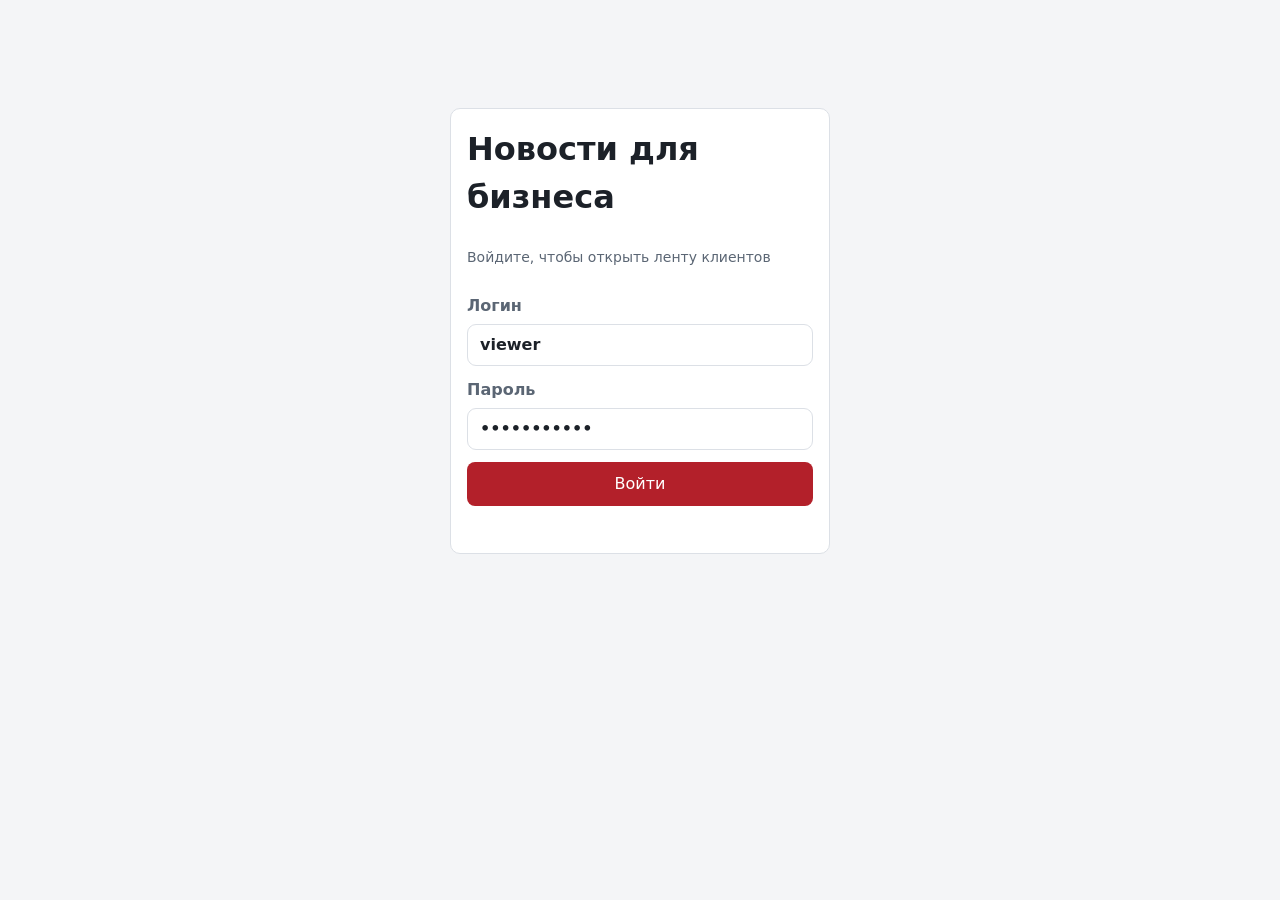
<file: frontend/index.html>
<!DOCTYPE html>
<html lang="ru">
<head>
<meta charset="utf-8">
<meta name="viewport" content="width=device-width, initial-scale=1">
<title>Новости для бизнеса</title>
<link rel="stylesheet" href="styles.css">
</head>
<body>
<div id="app"></div>
<script>
const CONFIG={useMock: false,baseUrl: window.APP_API_URL||'',pollMs:1500,paths:{
clients:'/clients',feed:id=>'/clients/'+id+'/feed',profile:id=>'/clients/'+id+'/profile',insight:(c,e)=>'/clients/'+c+'/events/'+e+'/insight',
run:id=>'/runs/'+id,source:id=>'/sources/'+id,feedback:'/feedback'}};

const KINDS={fact:['Факт','Из новости'],bank:['Банк','Позиция банка'],ai:['AI','Вывод модели'],client:['Данные клиента','Из профиля']};
const PRODUCTS={loan:'кредит',leasing:'лизинг',guarantee:'гарантии',deposit:'депозит',rko:'РКО',payroll:'зарплатный проект',factoring:'факторинг'};
const FRESH={actual:'актуален',outdated:'устарел',unknown:'дата не определена'};

const MOCK={
clients:[
{client_id:'U_1465',industry:'Торговля топливом',region:'Москва',revenue_band:'25–60 млрд',products:['кредит','лизинг','РКО'],tags:['Долговая нагрузка','ВЭД: Китай, Турция']},
{client_id:'U_51606',industry:'Строительство зданий',region:'Татарстан',revenue_band:'25–60 млрд',products:['кредит','гарантии'],tags:['Долговая нагрузка']},
{client_id:'U_57706',industry:'Разработка ПО',region:'Санкт-Петербург',revenue_band:'15–25 млрд',products:['депозит','РКО'],tags:['Без долговых продуктов']}],
events:{
'1':{title:'ЦБ снизил ключевую ставку до 14,0%',published_at:'2026-09-12',source_name:'Интерфакс',topics:['ключевая ставка']},
'2':{title:'Цены на бензин выросли на 3,1% за неделю',published_at:'2026-09-10',source_name:'РБК',topics:['нефть и топливо','инфляция']},
'3':{title:'Курс юаня обновил максимум',published_at:'2026-09-11',source_name:'Ведомости',topics:['курс и валюта']}},
feeds:{
U_1465:[['1',.84,['Новость о ставке, а у клиента есть кредит и лизинг','Свежая новость (41 дн. назад)']],['3',.71,['Курсовая новость, а клиент ведёт ВЭД (Китай, Турция)']],['2',.66,['Новость о топливе, а клиент торгует топливом']]],
U_51606:[['1',.74,['Новость о ставке, а у клиента есть кредит и гарантии']],['2',.52,['Инфляция влияет на ставки, а у клиента есть долг']]],
U_57706:[]},
sources:{
'11':{source_id:'11',doc_title:'ЦБ снизил ключевую ставку до 14,0%',doc_kind:'news',doc_date:'2026-09-12',section_path:null,text:'Банк России снизил ключевую ставку на 100 б.п. до 14,0% годовых. Решение принято на заседании совета директоров.',url:'https://example.com/rate-cut',freshness:'actual'},
'21':{source_id:'21',doc_title:'Макро 1П26: ставка и инфляция',doc_kind:'bank',doc_date:'2026-06-01',section_path:'Ключевая ставка',text:'Ключевая ставка Банка России снижена до 14,0%. Банк ожидает дальнейшее постепенное снижение ставки.',url:null,freshness:'actual'},
'22':{source_id:'22',doc_title:'Рынок стали 2021',doc_kind:'bank',doc_date:'2021-03-10',section_path:'Обзор',text:'Рынок стали растёт, ставка по кредитам для отрасли 4,25%.',url:null,freshness:'outdated'}}};

function buildInsight(c,ev){
const cl=(t,k,ids=[],f=[])=>({text:t,kind:k,source_ids:ids,client_features:f});
return{
what_happened:[cl(ev.title+'.','fact',['11'])],
why_it_matters:[cl('Отрасль: '+c.industry.toLowerCase()+'. Продукты банка: '+(c.products.join(', ')||'нет')+'.','client',[],c.tags)],
consequences:{risks:[cl('Изменится стоимость обслуживания долга и условия рефинансирования.','ai')],opportunities:[cl('Возможен пересмотр планов финансирования под новую ставку.','ai')]},
actions:[cl('Обсудить с клиентом рефинансирование по новой ставке.','ai')],
bank_view:[cl('Аналитика банка ожидает дальнейшее постепенное снижение ставки.','bank',['21']),cl('Для сравнения: в 2021 году ставка по кредитам отрасли составляла 4,25%.','bank',['22'])],
basis:[cl('Новостной материал.','fact',['11']),cl('Обзор банка «Макро 1П26».','bank',['21'])],
data_quality_notes:['Использован устаревший материал банка: «Рынок стали 2021» (2021-03-10).']};}

const delay=ms=>new Promise(r=>setTimeout(r,ms));
const store={get(k){try{return sessionStorage.getItem(k)}catch(e){return null}},set(k,v){try{sessionStorage.setItem(k,v)}catch(e){}}};

async function api(path,opts={}){
const t=store.get('token');
const res=await fetch(CONFIG.baseUrl+path,{...opts,headers:{'Content-Type':'application/json',...(t?{Authorization:'Bearer '+t}:{})}});
if(res.status===401){const e=new Error('Нужно войти заново');e.status=401;throw e;}
if(res.status===404)throw new Error('Не найдено');
if(res.status===429)throw new Error('Слишком много запросов, повторите позже');
if(res.status===503)throw new Error('Сервис временно недоступен');
if(!res.ok)throw new Error('Ошибка сервера: '+res.status);
return res.json();}

const Data={
async clients(){if(!CONFIG.useMock)return api(CONFIG.paths.clients);await delay(150);return MOCK.clients;},
async feed(id){
if(!CONFIG.useMock){const res=await api(CONFIG.paths.feed(id));return res.items;}
await delay(250);
return(MOCK.feeds[id]||[]).map(([eid,score,reasons])=>({event_id:eid,...MOCK.events[eid],relevance_score:score,relevance_reasons:reasons,has_insight:false}));},
async profile(id){
if(!CONFIG.useMock)return api(CONFIG.paths.profile(id));
await delay(150);return null;},
async startRun(cid,eid){
if(!CONFIG.useMock)return api(CONFIG.paths.insight(cid,eid),{method:'POST'});
await delay(200);return{run_id:'r-'+cid+'-'+eid,status:'queued',polls:0};},
async runStatus(run){
if(!CONFIG.useMock)return api(CONFIG.paths.run(run.run_id));
await delay(200);run.polls++;
return{status:run.polls<3?'running':'done'};},
async insight(cid,eid){
if(!CONFIG.useMock)return api(CONFIG.paths.insight(cid,eid));
const c=MOCK.clients.find(x=>x.client_id===cid);return buildInsight(c,MOCK.events[eid]);},
async source(id){if(!CONFIG.useMock)return api(CONFIG.paths.source(id));await delay(100);
if(!MOCK.sources[id])throw new Error('Не найдено');return MOCK.sources[id];},
async feedback(body){if(!CONFIG.useMock)return api(CONFIG.paths.feedback,{method:'POST',body:JSON.stringify(body)});await delay(100);return{ok:true};}};

const h=(tag,props,...kids)=>{
const el=document.createElement(tag);
for(const[k,v]of Object.entries(props||{})){
if(k==='class')el.className=v;
else if(k.startsWith('on'))el.addEventListener(k.slice(2),v);
else if(v===true)el.setAttribute(k,'');
else if(v!==false&&v!=null)el.setAttribute(k,v);}
for(const kid of kids.flat()){if(kid==null||kid===false)continue;el.append(typeof kid==='object'?kid:String(kid));}
return el;};

const $app=document.getElementById('app');
const fromUrl=new URLSearchParams(location.search).get('client');
const state={clients:[],clientId:fromUrl||store.get('clientId'),feed:null,feedError:null,profile:null,profileError:null,topic:'',insight:null,runText:'',running:false,source:null,poll:0,vote:null};
const client=()=>state.clients.find(c=>c.client_id===state.clientId);
const route=()=>{const m=(location.hash||'#/').match(/^#\/(feed|event|widget)?\/?(.*)$/);return{name:m&&m[1]||'feed',id:m&&m[2]||''};};
const count=()=>state.feed?state.feed.length:0;

async function loadFeed(){
state.feed=null;state.feedError=null;state.profile=null;state.profileError=null;render();
const[feedRes,profRes]=await Promise.allSettled([Data.feed(state.clientId),Data.profile(state.clientId)]);
if(feedRes.status==='fulfilled')state.feed=feedRes.value;else state.feedError=feedRes.reason.message;
if(profRes.status==='fulfilled')state.profile=profRes.value;else state.profileError=profRes.reason.message;
render();}

function shell(content){
return h('div',{class:'page'},
h('header',{class:'bar'},
h('div',null,h('h1',null,'Новости для бизнеса'),h('p',{class:'meta'},'Интерпретация новостей для менеджера · демо-данные')),
h('label',null,'Клиент',h('select',{'aria-label':'Выбор клиента',onchange:e=>pickClient(e.target.value)},
state.clients.map(c=>h('option',{value:c.client_id,selected:c.client_id===state.clientId},c.client_id+' · '+(c.okved_name||c.industry||''))))),
h('nav',{'aria-label':'Сервис'},h('a',{class:'navlink',href:'#/feed','aria-current':route().name==='feed'?'page':null},
'Лента событий',count()?h('span',{class:'badge'},'новое '+count()):null))),
h('main',null,content));}

function widgetView(){
const c=client();
return h('section',{class:'widget','aria-labelledby':'w'},
h('h2',{id:'w'},'Новости для вашего бизнеса'),
h('p',null,c?'Клиент «'+(c.okved_name||c.industry)+'»: значимых событий — '+count()+'.':'Выберите клиента.'),
h('a',{class:'btn',href:location.pathname+'?client='+encodeURIComponent(state.clientId||'')+'#/feed',target:'_blank',rel:'noopener noreferrer'},'Открыть ленту'));}

function profileView(){
const p=state.profile;if(!p)return state.profileError?h('p',{class:'meta'},'Профиль недоступен: '+state.profileError):null;
const c=p.connections;
const money=v=>v>=1e9?(v/1e9).toFixed(1).replace('.',',')+' млрд ₽':v>=1e6?Math.round(v/1e6)+' млн ₽':Math.round(v).toLocaleString('ru-RU')+' ₽';
const link=x=>h('li',{class:'link'},
h('span',{class:'who'},x.counterparty_id),
h('span',{class:'meta'},[x.city,x.region].filter(Boolean).join(' · ')||'география неизвестна'),
h('span',{class:'sum'},money(x.amount_rub),h('span',{class:'meta'},' · '+x.operations+' оп.')));
const list=(title,items)=>h('div',null,h('h4',null,title),items.length?h('ul',{class:'links'},items.map(link)):h('p',{class:'meta'},'Нет данных'));
const tags=(p.tags||[]).map(t=>h('span',{class:'chip cl'},t.label));
return h('section',{class:'card profile block'},
h('h2',null,'Профиль клиента'),
h('p',{class:'meta'},[p.okved_name,p.city,p.region,p.revenue_band].filter(Boolean).join(' · ')),
h('div',{class:'chips'},(p.products||[]).map(x=>h('span',{class:'chip'},PRODUCTS[x]||x)),tags),
c?h('div',{class:'cols'},list('Куда платит',c.top_outgoing),list('Кто платит клиенту',c.top_incoming)):h('p',{class:'meta'},'Связи и география не загружены.'),
c&&c.geography&&(c.geography.regions.length||c.geography.cities.length)?h('div',{class:'geo'},h('b',null,'География связей'),h('div',{class:'chips'},c.geography.regions.map(r=>h('span',{class:'chip'},r))),h('p',{class:'meta'},'Города: '+c.geography.cities.join(', '))):null,
h('p',{class:'meta'},p.payments?'Партнёров: входящих '+p.payments.incoming_partners+', исходящих '+p.payments.outgoing_partners:'Платёжный граф не загружен.'));}

function feedView(){
if(state.feedError)return h('div',null,profileView(),h('div',{class:'err',role:'alert'},state.feedError+' ',h('button',{class:'btn ghost',onclick:loadFeed},'Повторить')));
if(!state.feed)return h('p',{role:'status'},'Загружаем ленту…');
const topics=[...new Set(state.feed.flatMap(e=>e.topics))];
const items=state.feed.filter(e=>!state.topic||e.topics.includes(state.topic));
return[profileView(),h('label',{class:'meta'},'Тема ',h('select',{'aria-label':'Фильтр по теме',onchange:e=>{state.topic=e.target.value;render();}},
h('option',{value:''},'все темы'),topics.map(t=>h('option',{value:t,selected:t===state.topic},t)))),
items.length?h('div',{class:'feed'},items.map(e=>h('article',{class:'card'},
h('a',{class:'title-link',href:'#/event/'+e.event_id},e.title),
h('div',{class:'meta'},e.published_at+' · '+e.source_name+' · релевантность '+Math.round(e.relevance_score*100)+'%'),
h('div',{class:'chips'},e.topics.map(t=>h('span',{class:'chip'},t))),
h('details',{open:true},h('summary',null,'Почему в вашей ленте'),h('ul',null,e.relevance_reasons.map(x=>h('li',null,x))))))):
h('p',{class:'empty'},'Для этого клиента значимых новостей нет.')].filter(Boolean);}

function claims(list,order){
return list.map(c=>{
const nums=c.source_ids.map(id=>{let i=order.indexOf(id);if(i<0){order.push(id);i=order.length-1;}return h('button',{class:'fn','aria-label':'Источник '+(i+1),onclick:()=>openSource(id)},'['+(i+1)+']');});
return h('div',null,h('p',null,h('span',{class:'tag k-'+c.kind,title:KINDS[c.kind][1]},KINDS[c.kind][0]),c.text,' ',nums),
c.client_features&&c.client_features.length?h('div',{class:'chips'},c.client_features.map(f=>h('span',{class:'chip cl'},f))):null);});}

function insightView(ins){
const o=[];
const sec=(t,body,cls)=>h('section',{class:'card block '+(cls||'')},h('h3',null,t),body);
return h('div',null,
h('div',{class:'legend','aria-label':'Легенда меток'},Object.entries(KINDS).map(([k,v])=>h('span',null,h('span',{class:'tag k-'+k},v[0]),v[1]))),
(ins.data_quality_notes||[]).map(n=>h('div',{class:'warn',role:'note'},'⚠ '+n)),
sec('Что произошло',claims(ins.what_happened,o)),
sec('Почему это важно клиенту',claims(ins.why_it_matters,o)),
h('div',{class:'cols block'},
h('section',{class:'card'},h('h3',null,'Риски'),claims(ins.consequences.risks,o)),
h('section',{class:'card'},h('h3',null,'Возможности'),claims(ins.consequences.opportunities,o))),
sec('Что делать',claims(ins.actions,o)),
sec('Позиция банка',claims(ins.bank_view,o),'bankbox'),
sec('На чём основан вывод',claims(ins.basis,o)),
h('div',{class:'card block'},h('b',null,'Помог ли ответ? '),
h('button',{class:'btn ghost','aria-label':'Полезно',onclick:()=>vote(1)},'👍'),' ',
h('button',{class:'btn ghost','aria-label':'Не полезно',onclick:()=>vote(-1)},'👎'),' ',
h('span',{role:'status'},state.vote===null?'':'Спасибо за оценку')));}

function eventView(id){
if(state.feedError||!state.feed)return feedView();
const ev=state.feed.find(e=>e.event_id===id);
if(!ev)return h('p',{class:'err',role:'alert'},'Событие не найдено. ',h('a',{href:'#/feed'},'Вернуться к ленте'));
return[h('a',{href:'#/feed'},'← К ленте'),h('h2',null,ev.title),
h('div',{class:'meta'},ev.published_at+' · '+ev.source_name),
state.insight?insightView(state.insight):
h('div',{class:'block'},h('button',{class:'btn',disabled:state.running,onclick:()=>generate(ev)},'Построить интерпретацию'),
h('p',{role:'status','aria-live':'polite'},state.runText))];}

function drawer(){
const s=state.source;if(!s)return null;
return h('aside',{class:'drawer',role:'dialog','aria-label':'Первоисточник'},
h('button',{class:'btn ghost',id:'close',onclick:()=>{state.source=null;render();}},'Закрыть ✕'),
s.error?h('p',{class:'err',role:'alert'},s.error):[
h('h3',null,s.doc_title),
h('div',{class:'meta'},(s.doc_kind==='bank'?'Материал банка':'Новость')+' · '+(s.doc_date||'без даты')+(s.section_path?' · '+s.section_path:'')),
h('p',null,h('span',{class:'tag '+(s.freshness==='outdated'?'k-ai':'k-fact')},FRESH[s.freshness]||s.freshness)),
h('blockquote',null,s.text),
s.url?h('a',{href:s.url,target:'_blank',rel:'noopener noreferrer'},'Открыть оригинал'):null]);}

function render(){
const r=route();
if(!state.clientId||!state.clients.length){$app.replaceChildren(h('p',{role:'status'},'Загружаем…'));return;}
if(r.name==='widget'){$app.replaceChildren(widgetView());return;}
const content=r.name==='event'?eventView(r.id):feedView();
$app.replaceChildren(...[shell(content),drawer()].filter(Boolean));
const close=document.getElementById('close');if(close&&close.focus)close.focus();}

async function pickClient(id){state.clientId=id;store.set('clientId',id);state.topic='';state.insight=null;state.runText='';state.running=false;state.poll++;await loadFeed();}

async function generate(ev){
const token=++state.poll,cid=state.clientId;
state.running=true;state.runText='Запускаем анализ…';render();
try{
const run=await Data.startRun(cid,ev.event_id);
if(!run.run_id){state.insight=run;state.running=false;render();return;}
while(true){
await delay(CONFIG.pollMs);
if(token!==state.poll)return;
const st=await Data.runStatus(run);
if(st.status==='failed')throw new Error('Не удалось построить интерпретацию');
if(st.status==='done')break;
state.runText='Идёт анализ…';render();}
state.insight=await Data.insight(cid,ev.event_id);state.runText='';
}catch(e){if(token!==state.poll)return;state.runText='Ошибка: '+e.message+'. Нажмите кнопку ещё раз.';}
state.running=false;render();}

async function openSource(id){
try{state.source=await Data.source(id);}catch(e){state.source={error:e.message};}
render();}

async function vote(v){
state.vote=v;
try{await Data.feedback({insight_id:state.insight.insight_id,rating:v});}catch(e){state.vote=null;}
render();}

window.addEventListener('hashchange',()=>{state.poll++;state.insight=null;state.runText='';state.running=false;state.vote=null;state.source=null;render();});
document.addEventListener('keydown',e=>{if(e.key==='Escape'&&state.source){state.source=null;render();}});

function loginView(message){
return h('form',{class:'card login',onsubmit:async e=>{
e.preventDefault();
const f=e.target,note=f.querySelector('.err');
try{
const res=await api('/auth/login',{method:'POST',body:JSON.stringify({username:f.username.value,password:f.password.value})});
store.set('token',res.access_token);
await init();
}catch(err){if(note)note.textContent=err.message;}}},
h('h1',null,'Новости для бизнеса'),
h('p',{class:'meta'},'Войдите, чтобы открыть ленту клиентов'),
h('label',null,'Логин',h('input',{name:'username',value:'viewer',autocomplete:'username',required:true})),
h('label',null,'Пароль',h('input',{name:'password',type:'password',value:'viewer-demo',autocomplete:'current-password',required:true})),
h('button',{class:'btn',type:'submit'},'Войти'),
h('p',{class:'err',role:'alert'},message||''));}

async function init(){
if(!store.get('token')){$app.replaceChildren(loginView());return;}
try{
state.clients=await Data.clients();
if(!state.clients.find(c=>c.client_id===state.clientId))state.clientId=state.clients[0].client_id;
}catch(e){
if(e.status===401){store.set('token','');$app.replaceChildren(loginView('Сессия истекла, войдите снова'));return;}
$app.replaceChildren(h('p',{class:'err',role:'alert'},'Не удалось загрузить клиентов: '+e.message));return;}
await loadFeed();}

init();
</script>
</body>
</html>
</file>
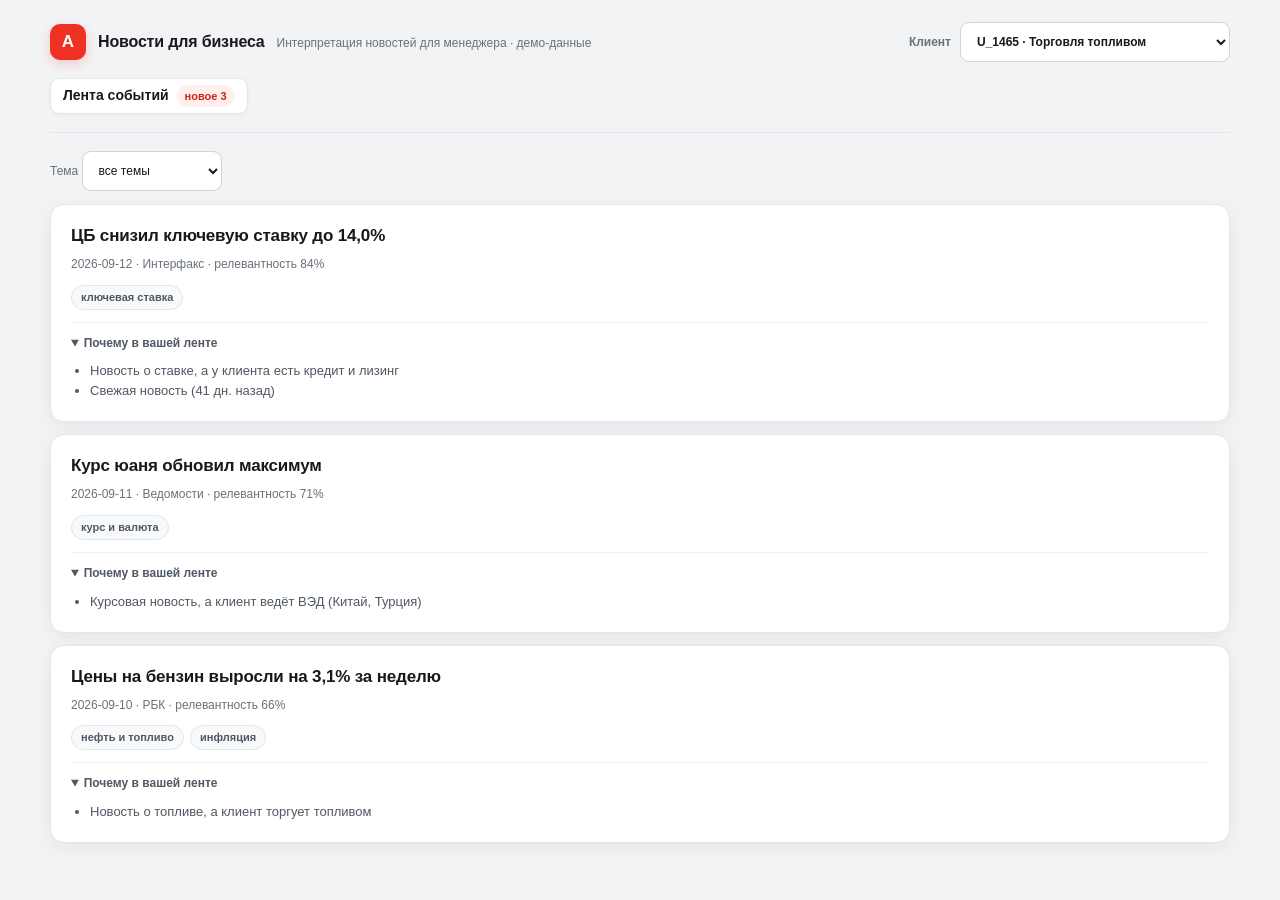
<file: app/frontend/index.html>
<!DOCTYPE html>
<html lang="ru">
<head>
<meta charset="utf-8">
<meta name="viewport" content="width=device-width, initial-scale=1">
<title>Новости для бизнеса</title>
<link rel="stylesheet" href="styles.css">
</head>
<body>
<div id="app"></div>
<script>
const CONFIG={useMock:true,baseUrl:window.APP_API_URL||'/api',pollMs:1500,paths:{
clients:'/clients',feed:id=>'/clients/'+id+'/events',insight:(c,e)=>'/clients/'+c+'/events/'+e+'/insight',
run:id=>'/runs/'+id,source:id=>'/sources/'+id,feedback:'/feedback'}};

const KINDS={fact:['Факт','Из новости'],bank:['Банк','Позиция банка'],ai:['AI','Вывод модели'],client:['Данные клиента','Из профиля']};
const FRESH={actual:'актуален',outdated:'устарел',unknown:'дата не определена'};

const MOCK={
clients:[
{client_id:'U_1465',industry:'Торговля топливом',region:'Москва',revenue_band:'25–60 млрд',products:['кредит','лизинг','РКО'],tags:['Долговая нагрузка','ВЭД: Китай, Турция']},
{client_id:'U_51606',industry:'Строительство зданий',region:'Татарстан',revenue_band:'25–60 млрд',products:['кредит','гарантии'],tags:['Долговая нагрузка']},
{client_id:'U_57706',industry:'Разработка ПО',region:'Санкт-Петербург',revenue_band:'15–25 млрд',products:['депозит','РКО'],tags:['Без долговых продуктов']}],
events:{
'1':{title:'ЦБ снизил ключевую ставку до 14,0%',published_at:'2026-09-12',source_name:'Интерфакс',topics:['ключевая ставка']},
'2':{title:'Цены на бензин выросли на 3,1% за неделю',published_at:'2026-09-10',source_name:'РБК',topics:['нефть и топливо','инфляция']},
'3':{title:'Курс юаня обновил максимум',published_at:'2026-09-11',source_name:'Ведомости',topics:['курс и валюта']}},
feeds:{
U_1465:[['1',.84,['Новость о ставке, а у клиента есть кредит и лизинг','Свежая новость (41 дн. назад)']],['3',.71,['Курсовая новость, а клиент ведёт ВЭД (Китай, Турция)']],['2',.66,['Новость о топливе, а клиент торгует топливом']]],
U_51606:[['1',.74,['Новость о ставке, а у клиента есть кредит и гарантии']],['2',.52,['Инфляция влияет на ставки, а у клиента есть долг']]],
U_57706:[]},
sources:{
'11':{source_id:'11',doc_title:'ЦБ снизил ключевую ставку до 14,0%',doc_kind:'news',doc_date:'2026-09-12',section_path:null,text:'Банк России снизил ключевую ставку на 100 б.п. до 14,0% годовых. Решение принято на заседании совета директоров.',url:'https://example.com/rate-cut',freshness:'actual'},
'21':{source_id:'21',doc_title:'Макро 1П26: ставка и инфляция',doc_kind:'bank',doc_date:'2026-06-01',section_path:'Ключевая ставка',text:'Ключевая ставка Банка России снижена до 14,0%. Банк ожидает дальнейшее постепенное снижение ставки.',url:null,freshness:'actual'},
'22':{source_id:'22',doc_title:'Рынок стали 2021',doc_kind:'bank',doc_date:'2021-03-10',section_path:'Обзор',text:'Рынок стали растёт, ставка по кредитам для отрасли 4,25%.',url:null,freshness:'outdated'}}};

function buildInsight(c,ev){
const cl=(t,k,ids=[],f=[])=>({text:t,kind:k,source_ids:ids,client_features:f});
return{
what_happened:[cl(ev.title+'.','fact',['11'])],
why_it_matters:[cl('Отрасль: '+c.industry.toLowerCase()+'. Продукты банка: '+(c.products.join(', ')||'нет')+'.','client',[],c.tags)],
consequences:{risks:[cl('Изменится стоимость обслуживания долга и условия рефинансирования.','ai')],opportunities:[cl('Возможен пересмотр планов финансирования под новую ставку.','ai')]},
actions:[cl('Обсудить с клиентом рефинансирование по новой ставке.','ai')],
bank_view:[cl('Аналитика банка ожидает дальнейшее постепенное снижение ставки.','bank',['21']),cl('Для сравнения: в 2021 году ставка по кредитам отрасли составляла 4,25%.','bank',['22'])],
basis:[cl('Новостной материал.','fact',['11']),cl('Обзор банка «Макро 1П26».','bank',['21'])],
data_quality_notes:['Использован устаревший материал банка: «Рынок стали 2021» (2021-03-10).']};}

const delay=ms=>new Promise(r=>setTimeout(r,ms));
const store={get(k){try{return sessionStorage.getItem(k)}catch(e){return null}},set(k,v){try{sessionStorage.setItem(k,v)}catch(e){}}};

async function api(path,opts={}){
const t=store.get('token');
const res=await fetch(CONFIG.baseUrl+path,{...opts,headers:{'Content-Type':'application/json',...(t?{Authorization:'Bearer '+t}:{})}});
if(res.status===401)throw new Error('Нужно войти заново');
if(res.status===404)throw new Error('Не найдено');
if(res.status===429)throw new Error('Слишком много запросов, повторите позже');
if(res.status===503)throw new Error('Сервис временно недоступен');
if(!res.ok)throw new Error('Ошибка сервера: '+res.status);
return res.json();}

const Data={
async clients(){if(!CONFIG.useMock)return api(CONFIG.paths.clients);await delay(150);return MOCK.clients;},
async feed(id){
if(!CONFIG.useMock)return api(CONFIG.paths.feed(id));
await delay(250);
return(MOCK.feeds[id]||[]).map(([eid,score,reasons])=>({event_id:eid,...MOCK.events[eid],relevance_score:score,relevance_reasons:reasons,has_insight:false}));},
async startRun(cid,eid){
if(!CONFIG.useMock)return api(CONFIG.paths.insight(cid,eid),{method:'POST'});
await delay(200);return{run_id:'r-'+cid+'-'+eid,status:'queued',polls:0};},
async runStatus(run){
if(!CONFIG.useMock)return api(CONFIG.paths.run(run.run_id));
await delay(200);run.polls++;
return{status:run.polls<3?'running':'done'};},
async insight(cid,eid){
if(!CONFIG.useMock)return api(CONFIG.paths.insight(cid,eid));
const c=MOCK.clients.find(x=>x.client_id===cid);return buildInsight(c,MOCK.events[eid]);},
async source(id){if(!CONFIG.useMock)return api(CONFIG.paths.source(id));await delay(100);
if(!MOCK.sources[id])throw new Error('Не найдено');return MOCK.sources[id];},
async feedback(body){if(!CONFIG.useMock)return api(CONFIG.paths.feedback,{method:'POST',body:JSON.stringify(body)});await delay(100);return{ok:true};}};

const h=(tag,props,...kids)=>{
const el=document.createElement(tag);
for(const[k,v]of Object.entries(props||{})){
if(k==='class')el.className=v;
else if(k.startsWith('on'))el.addEventListener(k.slice(2),v);
else if(v===true)el.setAttribute(k,'');
else if(v!==false&&v!=null)el.setAttribute(k,v);}
for(const kid of kids.flat()){if(kid==null||kid===false)continue;el.append(typeof kid==='object'?kid:String(kid));}
return el;};

const $app=document.getElementById('app');
const fromUrl=new URLSearchParams(location.search).get('client');
const state={clients:[],clientId:fromUrl||store.get('clientId'),feed:null,feedError:null,topic:'',insight:null,runText:'',running:false,source:null,poll:0,vote:null};
const client=()=>state.clients.find(c=>c.client_id===state.clientId);
const route=()=>{const m=(location.hash||'#/').match(/^#\/(feed|event|widget)?\/?(.*)$/);return{name:m&&m[1]||'feed',id:m&&m[2]||''};};
const count=()=>state.feed?state.feed.length:0;

async function loadFeed(){
state.feed=null;state.feedError=null;render();
try{state.feed=await Data.feed(state.clientId);}catch(e){state.feedError=e.message;}
render();}

function shell(content){
return h('div',{class:'page'},
h('header',{class:'bar'},
h('div',null,h('h1',null,'Новости для бизнеса'),h('p',{class:'meta'},'Интерпретация новостей для менеджера · демо-данные')),
h('label',null,'Клиент',h('select',{'aria-label':'Выбор клиента',onchange:e=>pickClient(e.target.value)},
state.clients.map(c=>h('option',{value:c.client_id,selected:c.client_id===state.clientId},c.client_id+' · '+c.industry)))),
h('nav',{'aria-label':'Сервис'},h('a',{class:'navlink',href:'#/feed','aria-current':route().name==='feed'?'page':null},
'Лента событий',count()?h('span',{class:'badge'},'новое '+count()):null))),
h('main',null,content));}

function widgetView(){
const c=client();
return h('section',{class:'widget','aria-labelledby':'w'},
h('h2',{id:'w'},'Новости для вашего бизнеса'),
h('p',null,c?'Клиент «'+c.industry+'»: значимых событий — '+count()+'.':'Выберите клиента.'),
h('a',{class:'btn',href:location.pathname+'?client='+encodeURIComponent(state.clientId||'')+'#/feed',target:'_blank',rel:'noopener noreferrer'},'Открыть ленту'));}

function feedView(){
if(state.feedError)return h('div',{class:'err',role:'alert'},state.feedError+' ',h('button',{class:'btn ghost',onclick:loadFeed},'Повторить'));
if(!state.feed)return h('p',{role:'status'},'Загружаем ленту…');
const topics=[...new Set(state.feed.flatMap(e=>e.topics))];
const items=state.feed.filter(e=>!state.topic||e.topics.includes(state.topic));
return[h('label',{class:'meta'},'Тема ',h('select',{'aria-label':'Фильтр по теме',onchange:e=>{state.topic=e.target.value;render();}},
h('option',{value:''},'все темы'),topics.map(t=>h('option',{value:t,selected:t===state.topic},t)))),
items.length?h('div',{class:'feed'},items.map(e=>h('article',{class:'card'},
h('a',{class:'title-link',href:'#/event/'+e.event_id},e.title),
h('div',{class:'meta'},e.published_at+' · '+e.source_name+' · релевантность '+Math.round(e.relevance_score*100)+'%'),
h('div',{class:'chips'},e.topics.map(t=>h('span',{class:'chip'},t))),
h('details',{open:true},h('summary',null,'Почему в вашей ленте'),h('ul',null,e.relevance_reasons.map(x=>h('li',null,x))))))):
h('p',{class:'empty'},'Для этого клиента значимых новостей нет.')];}

function claims(list,order){
return list.map(c=>{
const nums=c.source_ids.map(id=>{let i=order.indexOf(id);if(i<0){order.push(id);i=order.length-1;}return h('button',{class:'fn','aria-label':'Источник '+(i+1),onclick:()=>openSource(id)},'['+(i+1)+']');});
return h('div',null,h('p',null,h('span',{class:'tag k-'+c.kind,title:KINDS[c.kind][1]},KINDS[c.kind][0]),c.text,' ',nums),
c.client_features&&c.client_features.length?h('div',{class:'chips'},c.client_features.map(f=>h('span',{class:'chip cl'},f))):null);});}

function insightView(ins){
const o=[];
const sec=(t,body,cls)=>h('section',{class:'card block '+(cls||'')},h('h3',null,t),body);
return h('div',null,
h('div',{class:'legend','aria-label':'Легенда меток'},Object.entries(KINDS).map(([k,v])=>h('span',null,h('span',{class:'tag k-'+k},v[0]),v[1]))),
(ins.data_quality_notes||[]).map(n=>h('div',{class:'warn',role:'note'},'⚠ '+n)),
sec('Что произошло',claims(ins.what_happened,o)),
sec('Почему это важно клиенту',claims(ins.why_it_matters,o)),
h('div',{class:'cols block'},
h('section',{class:'card'},h('h3',null,'Риски'),claims(ins.consequences.risks,o)),
h('section',{class:'card'},h('h3',null,'Возможности'),claims(ins.consequences.opportunities,o))),
sec('Что делать',claims(ins.actions,o)),
sec('Позиция банка',claims(ins.bank_view,o),'bankbox'),
sec('На чём основан вывод',claims(ins.basis,o)),
h('div',{class:'card block'},h('b',null,'Помог ли ответ? '),
h('button',{class:'btn ghost','aria-label':'Полезно',onclick:()=>vote(1)},'👍'),' ',
h('button',{class:'btn ghost','aria-label':'Не полезно',onclick:()=>vote(-1)},'👎'),' ',
h('span',{role:'status'},state.vote===null?'':'Спасибо за оценку')));}

function eventView(id){
if(state.feedError||!state.feed)return feedView();
const ev=state.feed.find(e=>e.event_id===id);
if(!ev)return h('p',{class:'err',role:'alert'},'Событие не найдено. ',h('a',{href:'#/feed'},'Вернуться к ленте'));
return[h('a',{href:'#/feed'},'← К ленте'),h('h2',null,ev.title),
h('div',{class:'meta'},ev.published_at+' · '+ev.source_name),
state.insight?insightView(state.insight):
h('div',{class:'block'},h('button',{class:'btn',disabled:state.running,onclick:()=>generate(ev)},'Построить интерпретацию'),
h('p',{role:'status','aria-live':'polite'},state.runText))];}

function drawer(){
const s=state.source;if(!s)return null;
return h('aside',{class:'drawer',role:'dialog','aria-label':'Первоисточник'},
h('button',{class:'btn ghost',id:'close',onclick:()=>{state.source=null;render();}},'Закрыть ✕'),
s.error?h('p',{class:'err',role:'alert'},s.error):[
h('h3',null,s.doc_title),
h('div',{class:'meta'},(s.doc_kind==='bank'?'Материал банка':'Новость')+' · '+(s.doc_date||'без даты')+(s.section_path?' · '+s.section_path:'')),
h('p',null,h('span',{class:'tag '+(s.freshness==='outdated'?'k-ai':'k-fact')},FRESH[s.freshness]||s.freshness)),
h('blockquote',null,s.text),
s.url?h('a',{href:s.url,target:'_blank',rel:'noopener noreferrer'},'Открыть оригинал'):null]);}

function render(){
const r=route();
if(!state.clientId||!state.clients.length){$app.replaceChildren(h('p',{role:'status'},'Загружаем…'));return;}
if(r.name==='widget'){$app.replaceChildren(widgetView());return;}
const content=r.name==='event'?eventView(r.id):feedView();
$app.replaceChildren(...[shell(content),drawer()].filter(Boolean));
const close=document.getElementById('close');if(close&&close.focus)close.focus();}

async function pickClient(id){state.clientId=id;store.set('clientId',id);state.topic='';state.insight=null;state.runText='';state.running=false;state.poll++;await loadFeed();}

async function generate(ev){
const token=++state.poll,cid=state.clientId;
state.running=true;state.runText='Запускаем анализ…';render();
try{
const run=await Data.startRun(cid,ev.event_id);
while(true){
await delay(CONFIG.pollMs);
if(token!==state.poll)return;
const st=await Data.runStatus(run);
if(st.status==='failed')throw new Error('Не удалось построить интерпретацию');
if(st.status==='done')break;
state.runText='Идёт анализ…';render();}
state.insight=await Data.insight(cid,ev.event_id);state.runText='';
}catch(e){if(token!==state.poll)return;state.runText='Ошибка: '+e.message+'. Нажмите кнопку ещё раз.';}
state.running=false;render();}

async function openSource(id){
try{state.source=await Data.source(id);}catch(e){state.source={error:e.message};}
render();}

async function vote(v){
state.vote=v;
try{await Data.feedback({client_id:state.clientId,event_id:route().id,rating:v});}catch(e){state.vote=null;}
render();}

window.addEventListener('hashchange',()=>{state.poll++;state.insight=null;state.runText='';state.running=false;state.vote=null;state.source=null;render();});
document.addEventListener('keydown',e=>{if(e.key==='Escape'&&state.source){state.source=null;render();}});

(async function init(){
try{
state.clients=await Data.clients();
if(!state.clients.find(c=>c.client_id===state.clientId))state.clientId=state.clients[0].client_id;
}catch(e){$app.replaceChildren(h('p',{class:'err',role:'alert'},'Не удалось загрузить клиентов: '+e.message));return;}
await loadFeed();})();
</script>
</body>
</html>
</file>
<file: frontend/styles.css>
:root{
--bg:#f4f5f7;--surface:#fff;--text:#1c2128;--muted:#5b6674;--line:#dce0e6;--accent:#b3202a;--focus:#1f5fbf;--r:10px;
--s1:4px;--s2:8px;--s3:16px;--s4:24px;
--fact:#17653a;--fact-bg:#e3f3e9;--bank:#1d4b94;--bank-bg:#e3ecfa;--ai:#7a4700;--ai-bg:#fdefd6;--client:#65288a;--client-bg:#f0e5f7;
--warn:#7a5200;--warn-bg:#fff3d1;--danger:#9b1c1c}
*{box-sizing:border-box}
html,body{margin:0}
body{background:var(--bg);color:var(--text);font:16px/1.5 system-ui,-apple-system,"Segoe UI",Roboto,sans-serif}
button,select,input{font:inherit}
a{color:var(--focus)}
:focus-visible{outline:3px solid var(--focus);outline-offset:2px}

.page{max-width:960px;margin:0 auto;padding:var(--s3)}
.bar{display:flex;flex-wrap:wrap;gap:var(--s3);align-items:center;justify-content:space-between;margin-bottom:var(--s3)}
.bar h1{margin:0;font-size:22px}
.bar p{margin:0}
.bar label{display:flex;gap:var(--s2);align-items:center;font-size:14px;color:var(--muted)}
.navlink{display:inline-flex;gap:var(--s2);align-items:center;padding:var(--s2) 12px;border-radius:8px;color:var(--text);text-decoration:none;font-weight:600}
.navlink[aria-current=page]{background:var(--surface);border:1px solid var(--line)}
.badge{background:var(--accent);color:#fff;border-radius:99px;padding:0 var(--s2);font-size:12px;line-height:20px}

select,input[type=text]{padding:var(--s2);border:1px solid var(--line);border-radius:8px;background:var(--surface);color:var(--text);max-width:100%}

.card,.widget{background:var(--surface);border:1px solid var(--line);border-radius:var(--r);padding:var(--s3)}
.widget{border-left:6px solid var(--accent);max-width:420px}
.widget h2{margin:0 0 var(--s1);font-size:18px}
.widget p{margin:0 0 12px}

.btn{display:inline-block;background:var(--accent);color:#fff;border:0;border-radius:8px;padding:10px var(--s3);cursor:pointer;text-decoration:none}
.btn.ghost{background:transparent;color:var(--text);border:1px solid var(--line)}
.btn:disabled{opacity:.6;cursor:default}

.feed{display:grid;gap:12px;margin-top:12px}
.title-link{color:inherit;font-weight:600;font-size:18px;text-decoration:none}
.title-link:hover{text-decoration:underline}
.meta{color:var(--muted);font-size:14px}
.chips{display:flex;flex-wrap:wrap;gap:6px;margin:var(--s2) 0}
.chip{background:var(--bg);border:1px solid var(--line);border-radius:99px;padding:2px 10px;font-size:13px}
.chip.cl{background:var(--client-bg);border-color:transparent;color:var(--client)}
details summary{cursor:pointer;color:var(--muted)}

.legend{display:flex;flex-wrap:wrap;gap:12px;font-size:14px;margin:12px 0}
.tag{display:inline-block;border-radius:6px;padding:0 var(--s2);font-size:12px;font-weight:700;margin-right:6px;vertical-align:1px}
.k-fact{background:var(--fact-bg);color:var(--fact)}
.k-bank{background:var(--bank-bg);color:var(--bank)}
.k-ai{background:var(--ai-bg);color:var(--ai)}
.k-client{background:var(--client-bg);color:var(--client)}
.cols{display:grid;grid-template-columns:repeat(auto-fit,minmax(240px,1fr));gap:12px}
.block{margin-top:12px}
.block h3{margin:0 0 var(--s1)}
.block p{margin:6px 0}
.bankbox{background:var(--bank-bg)}
.warn{background:var(--warn-bg);color:var(--warn);border-radius:8px;padding:var(--s2) 12px;margin:var(--s2) 0}
.fn{background:none;border:0;color:var(--focus);cursor:pointer;padding:0 2px;text-decoration:underline}

.drawer{position:fixed;top:0;right:0;bottom:0;width:min(420px,100%);background:var(--surface);border-left:1px solid var(--line);padding:var(--s3);overflow:auto;box-shadow:-4px 0 16px rgba(0,0,0,.15)}
blockquote{margin:12px 0;padding:var(--s2) 12px;border-left:4px solid var(--line);background:var(--bg);white-space:pre-wrap}

.err{color:var(--danger)}
.empty{color:var(--muted);padding:var(--s4);text-align:center}

@media(max-width:480px){
.page{padding:12px}
.bar h1{font-size:19px}
.drawer{padding:12px}
}

.login{max-width:380px;margin:12vh auto;display:flex;flex-direction:column;gap:12px}
.login h1{margin:0}
.login label{display:flex;flex-direction:column;gap:6px;color:var(--muted);font-weight:600}
.login input{min-height:42px;padding:0 12px;border:1px solid var(--line);border-radius:9px;background:var(--surface);color:var(--text);outline:none}
.login input:focus{border-color:#9fa7b1;box-shadow:0 0 0 3px rgba(23,25,28,.05)}
.login .err{min-height:1.2em;margin:0}

.profile h2{margin:0 0 4px;font-size:19px;line-height:1.25;letter-spacing:-.02em}
.profile h4{margin:0 0 6px;font-size:12px;text-transform:uppercase;letter-spacing:.04em;color:var(--muted)}
.profile .cols{margin-top:14px;padding-top:13px;border-top:1px solid var(--line)}
.links{list-style:none;margin:0;padding:0}
.link{display:grid;grid-template-columns:minmax(0,1fr) auto;gap:1px 12px;padding:7px 0;border-bottom:1px solid #f0f2f4;font-size:13px}
.link:last-child{border-bottom:0}
.link .who{font-weight:700}
.link .sum{grid-column:2;grid-row:1 / span 2;align-self:center;white-space:nowrap;font-weight:750}
.link .sum .meta{font-weight:500}
.geo{margin-top:14px;padding-top:12px;border-top:1px solid var(--line)}
.geo .chips{margin-bottom:0}
</file>
<file: app/frontend/styles.css>
:root{
  --bg:#f2f3f5;
  --surface:#fff;
  --surface-soft:#f8f9fa;
  --text:#17191c;
  --muted:#68717c;
  --line:#e2e5e9;
  --line-strong:#cfd4da;
  --accent:#ef3124;
  --accent-dark:#c9251b;
  --accent-soft:#fff0ee;
  --focus:#315f9f;
  --fact:#16734c;
  --fact-bg:#e8f6ef;
  --bank:#285a9d;
  --bank-bg:#edf3fc;
  --ai:#9a6200;
  --ai-bg:#fff5dc;
  --client:#6b348c;
  --client-bg:#f4eafb;
  --warn:#785500;
  --warn-bg:#fff5d9;
  --danger:#b42318;
  --radius:14px;
  --shadow:0 5px 20px rgba(20,24,30,.055);
  --shadow-hover:0 12px 30px rgba(20,24,30,.09);
}

*{box-sizing:border-box}

html,body{margin:0;min-height:100%}

body{
  background:var(--bg);
  color:var(--text);
  font:14px/1.55 Inter,-apple-system,BlinkMacSystemFont,"Segoe UI",Roboto,Arial,sans-serif;
  -webkit-font-smoothing:antialiased;
}

button,select,input{font:inherit}

button{cursor:pointer}

a{color:var(--focus)}

:focus-visible{
  outline:3px solid rgba(49,95,159,.35);
  outline-offset:2px;
}

.page{
  width:min(1180px,calc(100% - 40px));
  margin:0 auto;
  padding:22px 0 48px;
}

.bar{
  display:grid;
  grid-template-columns:minmax(0,1fr) auto;
  grid-template-rows:auto auto;
  column-gap:28px;
  align-items:center;
  padding:0 0 18px;
  margin-bottom:18px;
  border-bottom:1px solid var(--line);
}

.bar>div:first-child{
  display:flex;
  align-items:center;
  gap:12px;
}

.bar>div:first-child:before{
  content:"A";
  display:grid;
  place-items:center;
  width:36px;
  height:36px;
  flex:0 0 36px;
  border-radius:10px;
  background:var(--accent);
  color:#fff;
  font-size:17px;
  font-weight:800;
  box-shadow:0 4px 12px rgba(239,49,36,.2);
}

.bar h1{
  margin:0;
  font-size:16px;
  line-height:1.2;
  font-weight:760;
  letter-spacing:-.01em;
}

.bar p{
  margin:3px 0 0;
  color:var(--muted);
  font-size:12px;
}

.bar label{
  display:flex;
  align-items:center;
  gap:9px;
  color:var(--muted);
  font-size:12px;
  font-weight:650;
}

.bar label select{
  min-width:270px;
}

.bar nav{
  grid-column:1 / -1;
  margin-top:16px;
}

.navlink{
  display:inline-flex;
  align-items:center;
  gap:8px;
  min-height:36px;
  padding:0 12px;
  border-radius:9px;
  color:var(--muted);
  text-decoration:none;
  font-weight:700;
}

.navlink:hover{
  color:var(--text);
  background:#e9ebee;
}

.navlink[aria-current=page]{
  color:var(--text);
  background:var(--surface);
  border:1px solid var(--line);
  box-shadow:0 1px 4px rgba(20,24,30,.04);
}

.badge{
  background:var(--accent-soft);
  color:var(--accent-dark);
  border-radius:999px;
  padding:2px 8px;
  font-size:11px;
  line-height:18px;
  font-weight:800;
}

select,input[type=text]{
  min-height:40px;
  padding:0 12px;
  border:1px solid var(--line-strong);
  border-radius:9px;
  background:var(--surface);
  color:var(--text);
  outline:none;
}

select:focus,input[type=text]:focus{
  border-color:#9fa7b1;
  box-shadow:0 0 0 3px rgba(23,25,28,.05);
}

.card,.widget{
  background:var(--surface);
  border:1px solid var(--line);
  border-radius:var(--radius);
  padding:20px;
  box-shadow:var(--shadow);
}

.widget{
  max-width:720px;
  margin-top:10px;
  border-left:3px solid var(--accent);
}

.widget h2{
  margin:0 0 6px;
  font-size:23px;
  line-height:1.2;
  letter-spacing:-.025em;
}

.widget p{
  margin:0 0 16px;
  color:#515a65;
}

.btn{
  display:inline-flex;
  align-items:center;
  justify-content:center;
  min-height:38px;
  padding:0 14px;
  background:var(--accent);
  color:#fff;
  border:1px solid var(--accent);
  border-radius:9px;
  cursor:pointer;
  text-decoration:none;
  font-weight:750;
  transition:.16s ease;
}

.btn:hover{
  background:var(--accent-dark);
  border-color:var(--accent-dark);
  transform:translateY(-1px);
}

.btn.ghost{
  background:var(--surface);
  color:var(--text);
  border-color:var(--line-strong);
}

.btn.ghost:hover{
  background:var(--surface-soft);
}

.btn:disabled{
  opacity:.55;
  cursor:default;
  transform:none;
}

.feed{
  display:grid;
  gap:12px;
  margin-top:13px;
}

.feed>.card{
  transition:.16s ease;
}

.feed>.card:hover{
  border-color:#cbd0d6;
  box-shadow:var(--shadow-hover);
  transform:translateY(-1px);
}

.title-link{
  display:block;
  margin-bottom:7px;
  color:var(--text);
  font-size:17px;
  line-height:1.35;
  font-weight:740;
  letter-spacing:-.01em;
  text-decoration:none;
}

.title-link:hover{
  color:var(--accent-dark);
  text-decoration:none;
}

.meta{
  color:var(--muted);
  font-size:12px;
}

.chips{
  display:flex;
  flex-wrap:wrap;
  gap:6px;
  margin:11px 0;
}

.chip{
  background:var(--surface-soft);
  border:1px solid var(--line);
  border-radius:999px;
  padding:3px 9px;
  color:#4f5863;
  font-size:11px;
  font-weight:650;
}

.chip.cl{
  background:var(--client-bg);
  border-color:transparent;
  color:var(--client);
}

details{
  margin-top:12px;
  padding-top:11px;
  border-top:1px solid #eef0f2;
}

details summary{
  cursor:pointer;
  color:#505964;
  font-size:12px;
  font-weight:700;
}

details ul{
  margin:9px 0 0;
  padding-left:19px;
  color:#4f5863;
  font-size:13px;
}

.legend{
  display:flex;
  flex-wrap:wrap;
  gap:8px 12px;
  margin:0 0 13px;
  padding:12px 14px;
  background:var(--surface);
  border:1px solid var(--line);
  border-radius:11px;
  box-shadow:var(--shadow);
  font-size:12px;
}

.tag{
  display:inline-flex;
  align-items:center;
  min-height:23px;
  border-radius:6px;
  padding:0 8px;
  font-size:11px;
  font-weight:800;
  margin-right:6px;
  vertical-align:middle;
}

.k-fact{background:var(--fact-bg);color:var(--fact)}
.k-bank{background:var(--bank-bg);color:var(--bank)}
.k-ai{background:var(--ai-bg);color:var(--ai)}
.k-client{background:var(--client-bg);color:var(--client)}

.cols{
  display:grid;
  grid-template-columns:repeat(2,minmax(0,1fr));
  gap:12px;
}

.block{
  margin-top:12px;
}

.block h3{
  margin:0 0 9px;
  font-size:16px;
  line-height:1.3;
  letter-spacing:-.01em;
}

.block p{
  margin:7px 0;
}

.bankbox{
  background:var(--bank-bg);
  border-color:#d9e5f5;
}

.warn{
  margin:10px 0;
  padding:11px 13px;
  background:var(--warn-bg);
  color:var(--warn);
  border:1px solid #f0dfad;
  border-radius:9px;
  font-size:13px;
}

.fn{
  background:none;
  border:0;
  color:var(--focus);
  cursor:pointer;
  padding:0 2px;
  text-decoration:underline;
  font-size:12px;
}

.drawer{
  position:fixed;
  z-index:20;
  top:0;
  right:0;
  bottom:0;
  width:min(460px,100%);
  background:var(--surface);
  border-left:1px solid var(--line);
  padding:24px;
  overflow:auto;
  box-shadow:-16px 0 45px rgba(20,24,30,.14);
}

.drawer h3{
  margin:18px 0 8px;
  font-size:19px;
  line-height:1.3;
}

.drawer .btn.ghost{
  float:right;
}

blockquote{
  margin:16px 0;
  padding:14px 15px;
  border-left:3px solid var(--accent);
  background:var(--surface-soft);
  border-radius:0 9px 9px 0;
  color:#3f4852;
  white-space:pre-wrap;
}

.err{
  color:var(--danger);
  background:#fff1f0;
  border:1px solid #ffd6d2;
  border-radius:9px;
  padding:11px 13px;
}

.empty{
  color:var(--muted);
  padding:42px 20px;
  text-align:center;
  background:var(--surface);
  border:1px dashed var(--line-strong);
  border-radius:var(--radius);
}

[role=status]{
  color:var(--muted);
}

@media(max-width:760px){
  .page{
    width:min(100% - 24px,680px);
    padding-top:14px;
  }

  .bar{
    grid-template-columns:1fr;
    gap:14px;
  }

  .bar label{
    align-items:flex-start;
    flex-direction:column;
  }

  .bar label select{
    width:100%;
    min-width:0;
  }

  .bar nav{
    margin-top:2px;
  }

  .cols{
    grid-template-columns:1fr;
  }
}

@media(max-width:480px){
  .page{
    width:calc(100% - 20px);
    padding-bottom:28px;
  }

  .bar{
    padding-bottom:14px;
  }

  .bar h1{
    font-size:15px;
  }

  .card,.widget{
    padding:16px;
  }

  .widget h2{
    font-size:20px;
  }

  .title-link{
    font-size:16px;
  }

  .drawer{
    padding:16px;
  }
}
</file>
